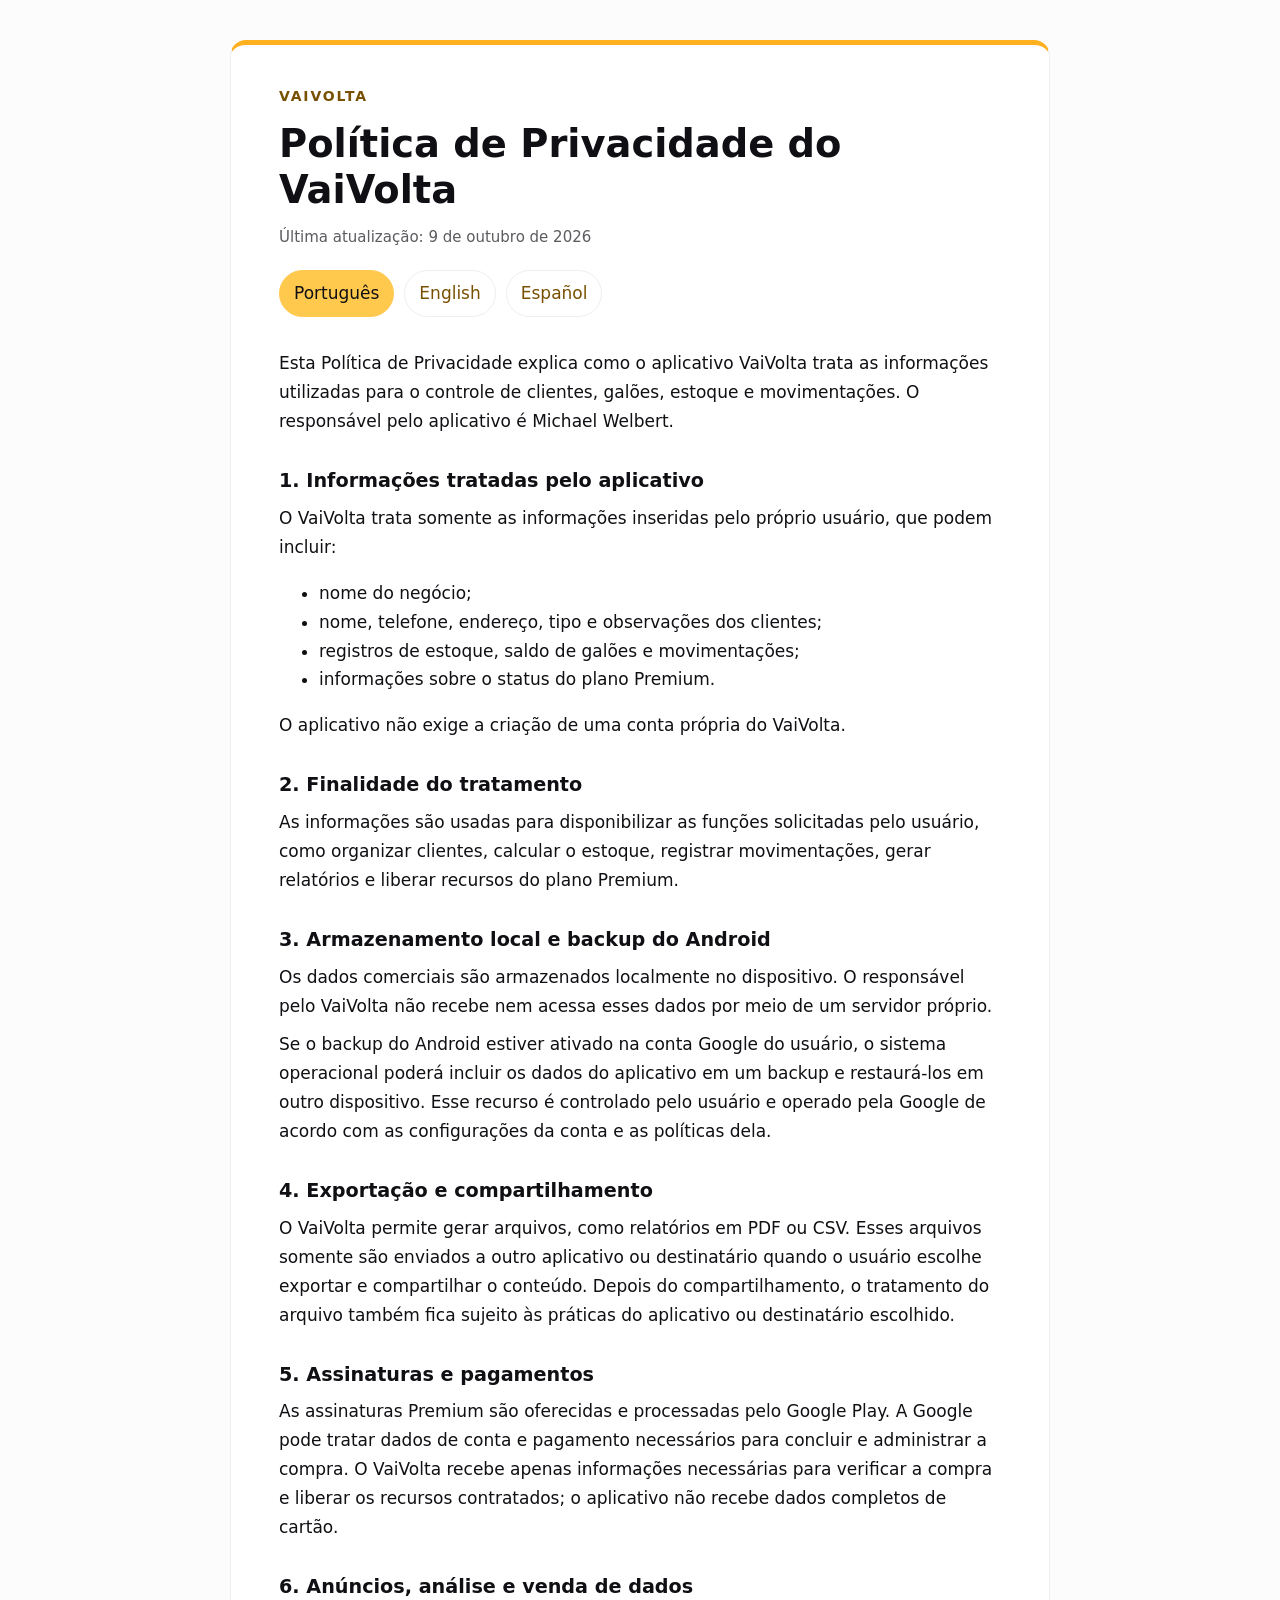
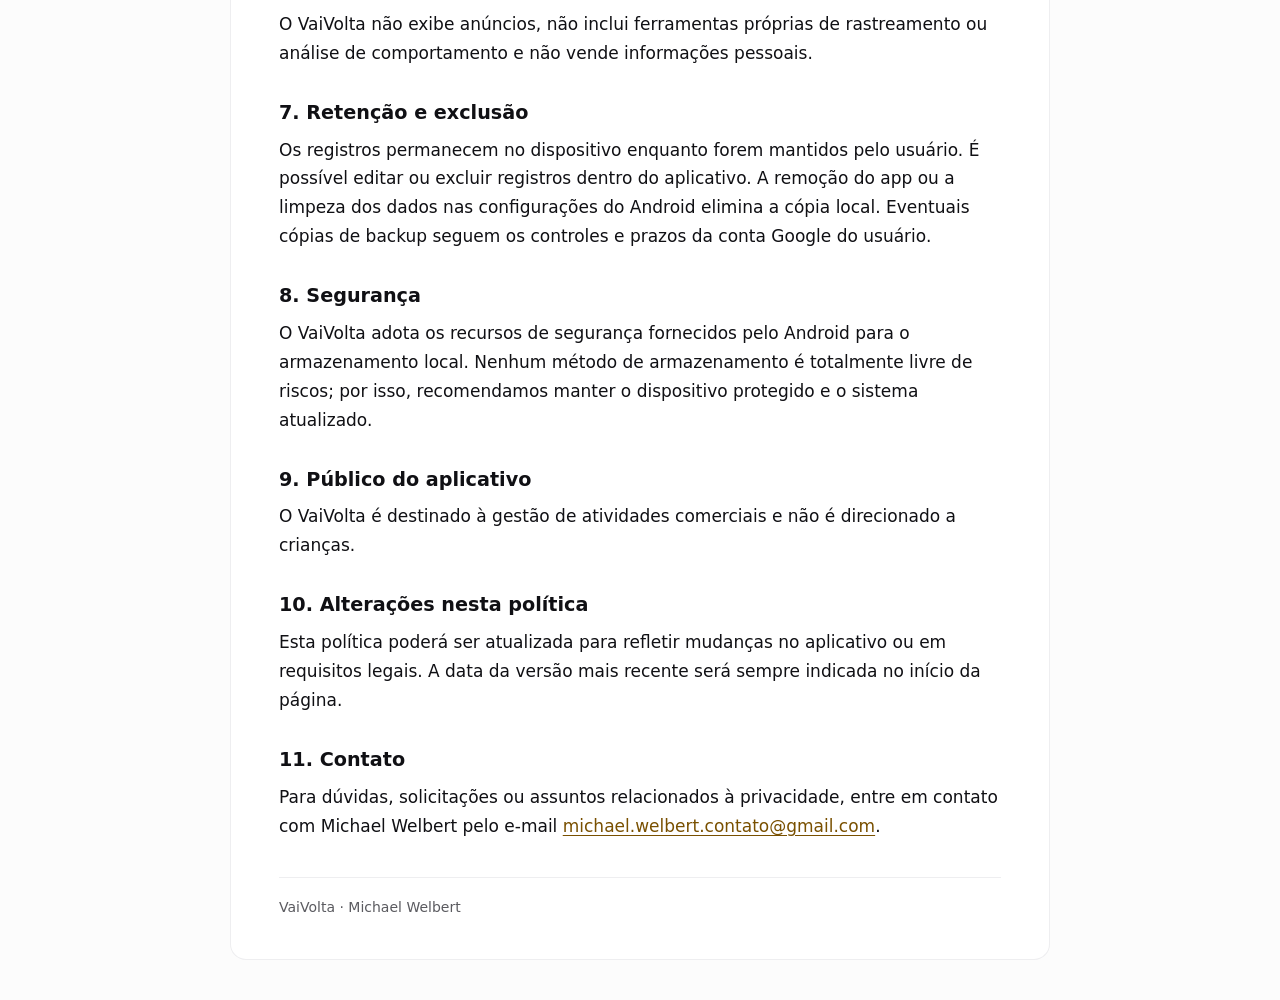
<file: index.html>
<!doctype html>
<html lang="pt-BR"><head><meta charset="utf-8"><meta name="viewport" content="width=device-width, initial-scale=1"><meta name="description" content="Política de Privacidade do VaiVolta"><title>Política de Privacidade do VaiVolta</title><style>
:root{color-scheme:light;--bg:#fcfcfc;--paper:#fff;--ink:#101014;--muted:#5b5b60;--accent:#795000;--primary:#ffc94d;--border:#eeeef0}
*{box-sizing:border-box}body{margin:0;background:var(--bg);color:var(--ink);font:17px/1.7 system-ui,-apple-system,BlinkMacSystemFont,"Segoe UI",sans-serif}
main{max-width:820px;margin:40px auto;padding:40px 48px;background:var(--paper);border:1px solid var(--border);border-radius:16px;border-top:5px solid #ffb01f}
.brand{font-size:14px;letter-spacing:.13em;font-weight:750;color:var(--accent)}nav{display:flex;flex-wrap:wrap;gap:10px;margin:20px 0 32px}nav a{padding:8px 14px;border:1px solid var(--border);border-radius:24px;text-decoration:none}nav a[aria-current=page]{background:var(--primary);color:var(--ink);border-color:var(--primary)}
h1{font-size:clamp(1.7rem,5vw,2.4rem);line-height:1.2;margin:12px 0}h2{font-size:1.2rem;line-height:1.35;margin:32px 0 10px}p{margin:10px 0}.updated{color:var(--muted);font-size:15px}a{color:var(--accent);text-underline-offset:3px;overflow-wrap:anywhere}a:focus-visible{outline:3px solid #f0a000;outline-offset:4px}code{font-size:.9em;overflow-wrap:anywhere}footer{margin-top:36px;border-top:1px solid var(--border);padding-top:18px;color:var(--muted);font-size:14px}
@media(max-width:600px){main{margin:0;padding:28px 22px;border:0;border-radius:0}}@media print{body{background:#fff}main{border:0;margin:0;padding:0;max-width:none}nav{display:none}a{color:inherit}}
</style></head><body><main><header><div class="brand">VAIVOLTA</div><h1>Política de Privacidade do VaiVolta</h1><p class="updated">Última atualização: 9 de outubro de 2026</p><nav aria-label="Idioma da política"><a href="index.html" lang="pt-BR" hreflang="pt-BR" aria-current="page">Português</a><a href="en.html" lang="en" hreflang="en">English</a><a href="es.html" lang="es" hreflang="es">Español</a></nav></header><p>Esta Política de Privacidade explica como o aplicativo VaiVolta trata as
      informações utilizadas para o controle de clientes, galões, estoque e
      movimentações. O responsável pelo aplicativo é Michael Welbert.
    </p><section><h2>1. Informações tratadas pelo aplicativo</h2><p>O VaiVolta trata somente as informações inseridas pelo próprio usuário, que podem incluir:</p>
    <ul>
      <li>nome do negócio;</li>
      <li>nome, telefone, endereço, tipo e observações dos clientes;</li>
      <li>registros de estoque, saldo de galões e movimentações;</li>
      <li>informações sobre o status do plano Premium.</li>
    </ul>
    <p>O aplicativo não exige a criação de uma conta própria do VaiVolta.</p></section>
<section><h2>2. Finalidade do tratamento</h2><p>
      As informações são usadas para disponibilizar as funções solicitadas pelo
      usuário, como organizar clientes, calcular o estoque, registrar movimentações,
      gerar relatórios e liberar recursos do plano Premium.
    </p></section>
<section><h2>3. Armazenamento local e backup do Android</h2><p>
      Os dados comerciais são armazenados localmente no dispositivo. O responsável
      pelo VaiVolta não recebe nem acessa esses dados por meio de um servidor próprio.
    </p>
    <p>
      Se o backup do Android estiver ativado na conta Google do usuário, o sistema
      operacional poderá incluir os dados do aplicativo em um backup e restaurá-los
      em outro dispositivo. Esse recurso é controlado pelo usuário e operado pela
      Google de acordo com as configurações da conta e as políticas dela.
    </p></section>
<section><h2>4. Exportação e compartilhamento</h2><p>
      O VaiVolta permite gerar arquivos, como relatórios em PDF ou CSV. Esses arquivos
      somente são enviados a outro aplicativo ou destinatário quando o usuário escolhe
      exportar e compartilhar o conteúdo. Depois do compartilhamento, o tratamento do
      arquivo também fica sujeito às práticas do aplicativo ou destinatário escolhido.
    </p></section>
<section><h2>5. Assinaturas e pagamentos</h2><p>
      As assinaturas Premium são oferecidas e processadas pelo Google Play. A Google
      pode tratar dados de conta e pagamento necessários para concluir e administrar
      a compra. O VaiVolta recebe apenas informações necessárias para verificar a compra
      e liberar os recursos contratados; o aplicativo não recebe dados completos de cartão.
    </p></section>
<section><h2>6. Anúncios, análise e venda de dados</h2><p>
      O VaiVolta não exibe anúncios, não inclui ferramentas próprias de rastreamento
      ou análise de comportamento e não vende informações pessoais.
    </p></section>
<section><h2>7. Retenção e exclusão</h2><p>
      Os registros permanecem no dispositivo enquanto forem mantidos pelo usuário.
      É possível editar ou excluir registros dentro do aplicativo. A remoção do app
      ou a limpeza dos dados nas configurações do Android elimina a cópia local.
      Eventuais cópias de backup seguem os controles e prazos da conta Google do usuário.
    </p></section>
<section><h2>8. Segurança</h2><p>
      O VaiVolta adota os recursos de segurança fornecidos pelo Android para o
      armazenamento local. Nenhum método de armazenamento é totalmente livre de riscos;
      por isso, recomendamos manter o dispositivo protegido e o sistema atualizado.
    </p></section>
<section><h2>9. Público do aplicativo</h2><p>
      O VaiVolta é destinado à gestão de atividades comerciais e não é direcionado a crianças.
    </p></section>
<section><h2>10. Alterações nesta política</h2><p>
      Esta política poderá ser atualizada para refletir mudanças no aplicativo ou em
      requisitos legais. A data da versão mais recente será sempre indicada no início da página.
    </p></section>
<section><h2>11. Contato</h2><p>
      Para dúvidas, solicitações ou assuntos relacionados à privacidade, entre em contato com
      Michael Welbert pelo e-mail
      <a href="mailto:michael.welbert.contato@gmail.com">michael.welbert.contato@gmail.com</a>.
    </p></section>
<footer>VaiVolta · Michael Welbert</footer></main></body></html>
</file>
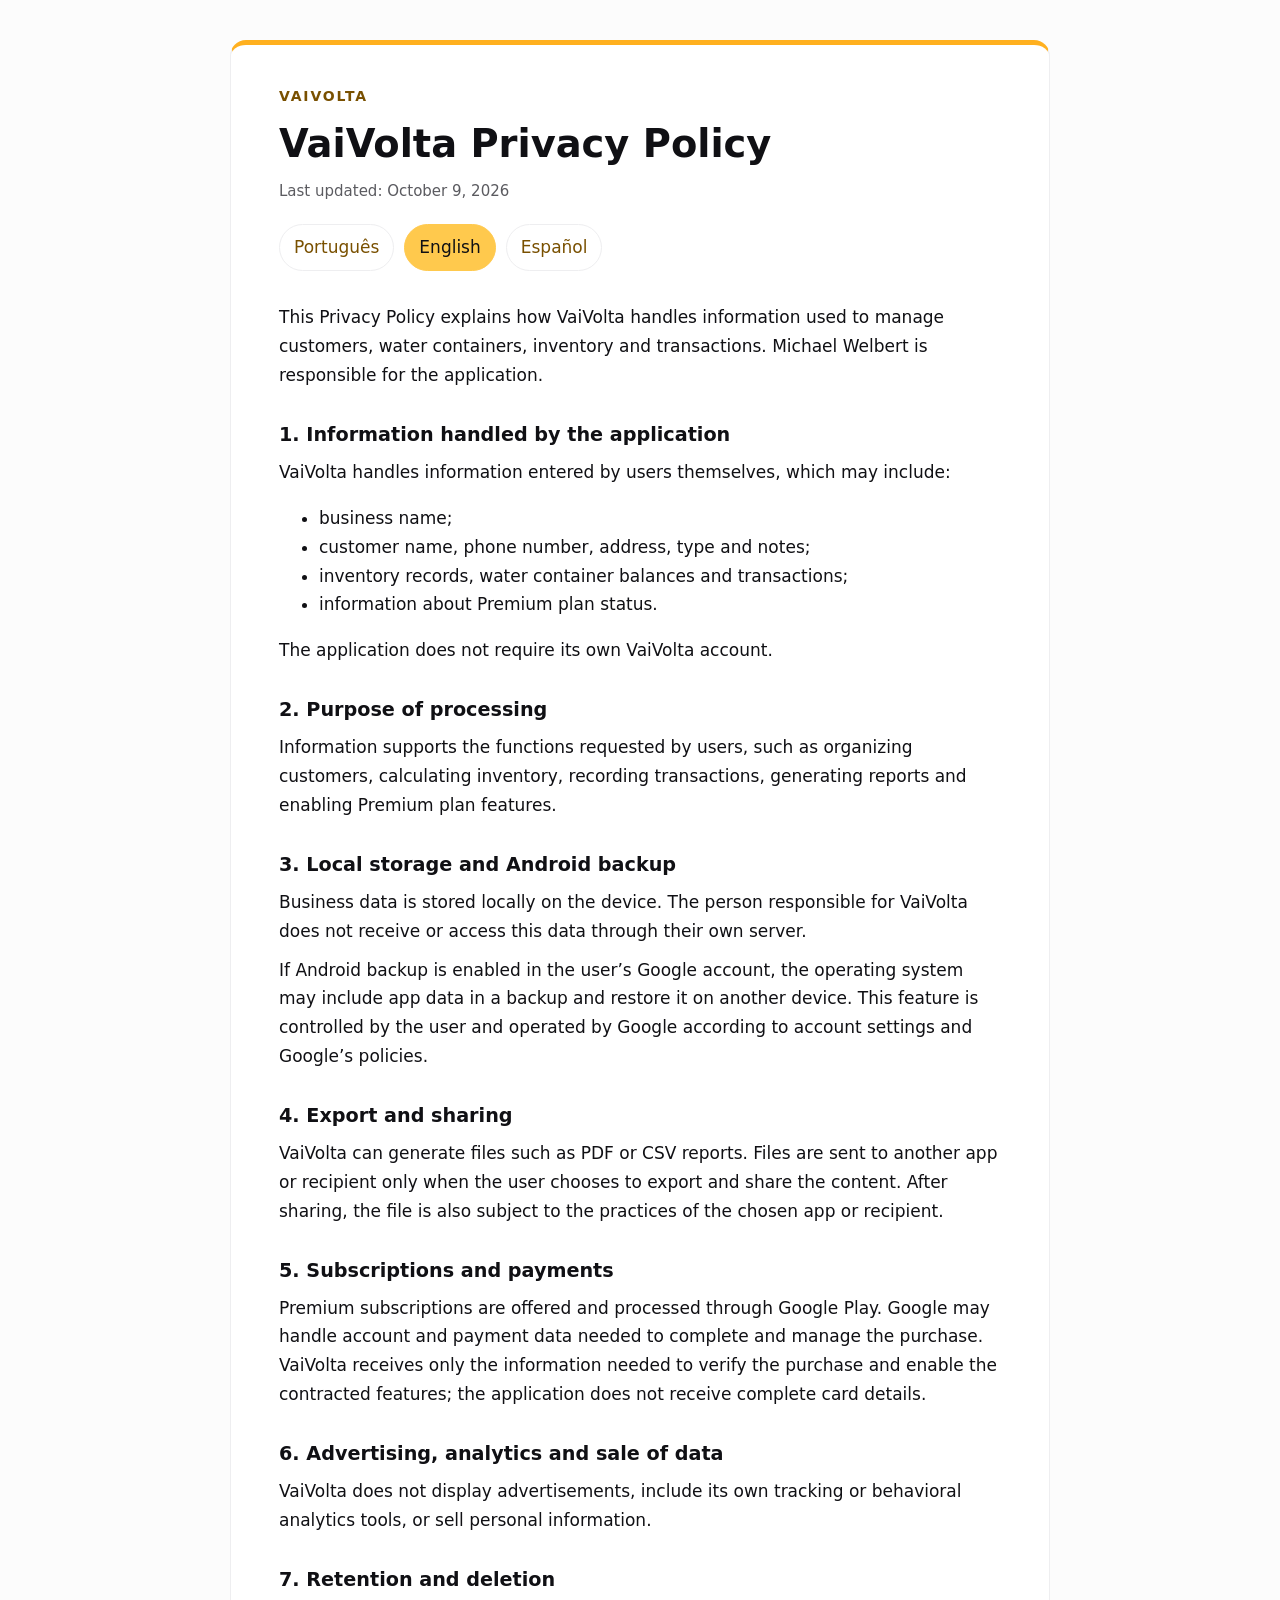
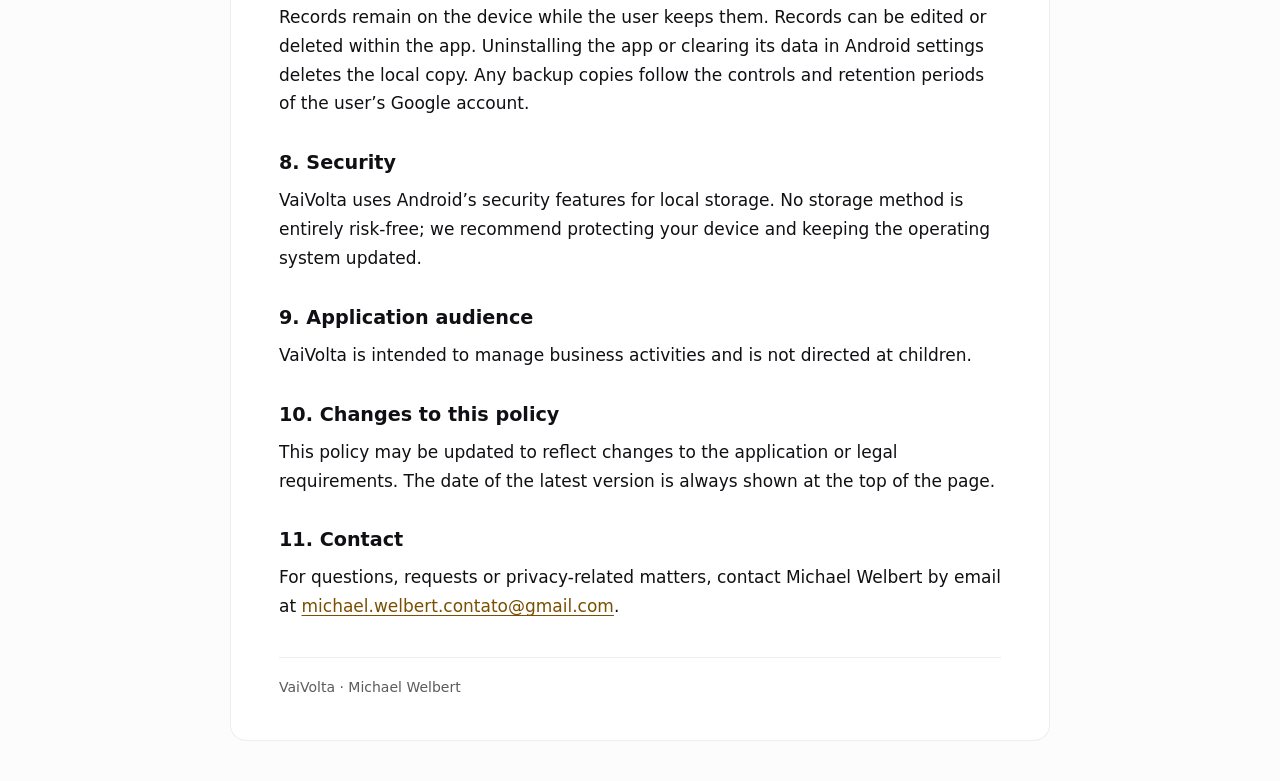
<file: en.html>
<!doctype html>
<html lang="en"><head><meta charset="utf-8"><meta name="viewport" content="width=device-width, initial-scale=1"><meta name="description" content="VaiVolta Privacy Policy"><title>VaiVolta Privacy Policy</title><style>
:root{color-scheme:light;--bg:#fcfcfc;--paper:#fff;--ink:#101014;--muted:#5b5b60;--accent:#795000;--primary:#ffc94d;--border:#eeeef0}
*{box-sizing:border-box}body{margin:0;background:var(--bg);color:var(--ink);font:17px/1.7 system-ui,-apple-system,BlinkMacSystemFont,"Segoe UI",sans-serif}
main{max-width:820px;margin:40px auto;padding:40px 48px;background:var(--paper);border:1px solid var(--border);border-radius:16px;border-top:5px solid #ffb01f}
.brand{font-size:14px;letter-spacing:.13em;font-weight:750;color:var(--accent)}nav{display:flex;flex-wrap:wrap;gap:10px;margin:20px 0 32px}nav a{padding:8px 14px;border:1px solid var(--border);border-radius:24px;text-decoration:none}nav a[aria-current=page]{background:var(--primary);color:var(--ink);border-color:var(--primary)}
h1{font-size:clamp(1.7rem,5vw,2.4rem);line-height:1.2;margin:12px 0}h2{font-size:1.2rem;line-height:1.35;margin:32px 0 10px}p{margin:10px 0}.updated{color:var(--muted);font-size:15px}a{color:var(--accent);text-underline-offset:3px;overflow-wrap:anywhere}a:focus-visible{outline:3px solid #f0a000;outline-offset:4px}code{font-size:.9em;overflow-wrap:anywhere}footer{margin-top:36px;border-top:1px solid var(--border);padding-top:18px;color:var(--muted);font-size:14px}
@media(max-width:600px){main{margin:0;padding:28px 22px;border:0;border-radius:0}}@media print{body{background:#fff}main{border:0;margin:0;padding:0;max-width:none}nav{display:none}a{color:inherit}}
</style></head><body><main><header><div class="brand">VAIVOLTA</div><h1>VaiVolta Privacy Policy</h1><p class="updated">Last updated: October 9, 2026</p><nav aria-label="Policy language"><a href="index.html" lang="pt-BR" hreflang="pt-BR">Português</a><a href="en.html" lang="en" hreflang="en" aria-current="page">English</a><a href="es.html" lang="es" hreflang="es">Español</a></nav></header><p>This Privacy Policy explains how VaiVolta handles information used to manage customers, water containers, inventory and transactions. Michael Welbert is responsible for the application.</p><section><h2>1. Information handled by the application</h2><p>VaiVolta handles information entered by users themselves, which may include:</p><ul><li>business name;</li><li>customer name, phone number, address, type and notes;</li><li>inventory records, water container balances and transactions;</li><li>information about Premium plan status.</li></ul><p>The application does not require its own VaiVolta account.</p></section>
<section><h2>2. Purpose of processing</h2><p>Information supports the functions requested by users, such as organizing customers, calculating inventory, recording transactions, generating reports and enabling Premium plan features.</p></section>
<section><h2>3. Local storage and Android backup</h2><p>Business data is stored locally on the device. The person responsible for VaiVolta does not receive or access this data through their own server.</p><p>If Android backup is enabled in the user’s Google account, the operating system may include app data in a backup and restore it on another device. This feature is controlled by the user and operated by Google according to account settings and Google’s policies.</p></section>
<section><h2>4. Export and sharing</h2><p>VaiVolta can generate files such as PDF or CSV reports. Files are sent to another app or recipient only when the user chooses to export and share the content. After sharing, the file is also subject to the practices of the chosen app or recipient.</p></section>
<section><h2>5. Subscriptions and payments</h2><p>Premium subscriptions are offered and processed through Google Play. Google may handle account and payment data needed to complete and manage the purchase. VaiVolta receives only the information needed to verify the purchase and enable the contracted features; the application does not receive complete card details.</p></section>
<section><h2>6. Advertising, analytics and sale of data</h2><p>VaiVolta does not display advertisements, include its own tracking or behavioral analytics tools, or sell personal information.</p></section>
<section><h2>7. Retention and deletion</h2><p>Records remain on the device while the user keeps them. Records can be edited or deleted within the app. Uninstalling the app or clearing its data in Android settings deletes the local copy. Any backup copies follow the controls and retention periods of the user’s Google account.</p></section>
<section><h2>8. Security</h2><p>VaiVolta uses Android’s security features for local storage. No storage method is entirely risk-free; we recommend protecting your device and keeping the operating system updated.</p></section>
<section><h2>9. Application audience</h2><p>VaiVolta is intended to manage business activities and is not directed at children.</p></section>
<section><h2>10. Changes to this policy</h2><p>This policy may be updated to reflect changes to the application or legal requirements. The date of the latest version is always shown at the top of the page.</p></section>
<section><h2>11. Contact</h2><p>For questions, requests or privacy-related matters, contact Michael Welbert by email at <a href="mailto:michael.welbert.contato@gmail.com">michael.welbert.contato@gmail.com</a>.</p></section>
<footer>VaiVolta · Michael Welbert</footer></main></body></html>
</file>
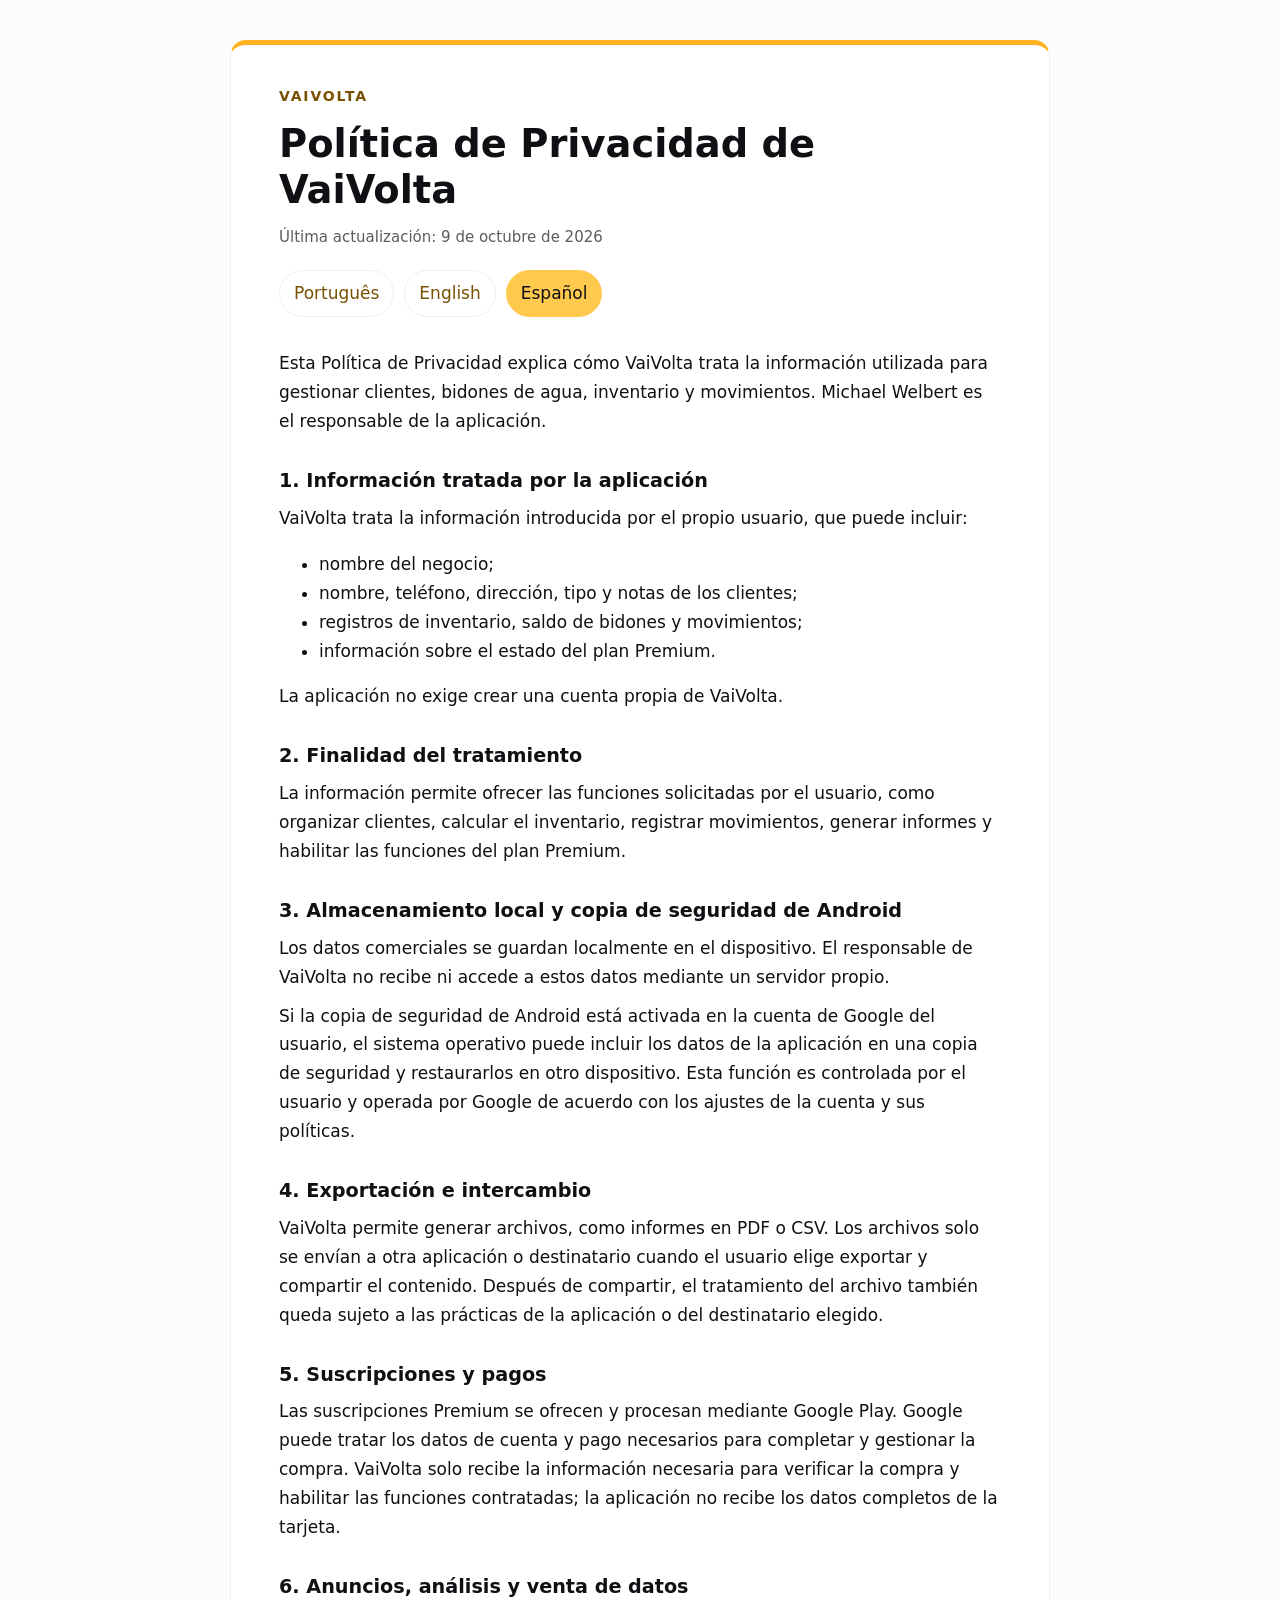
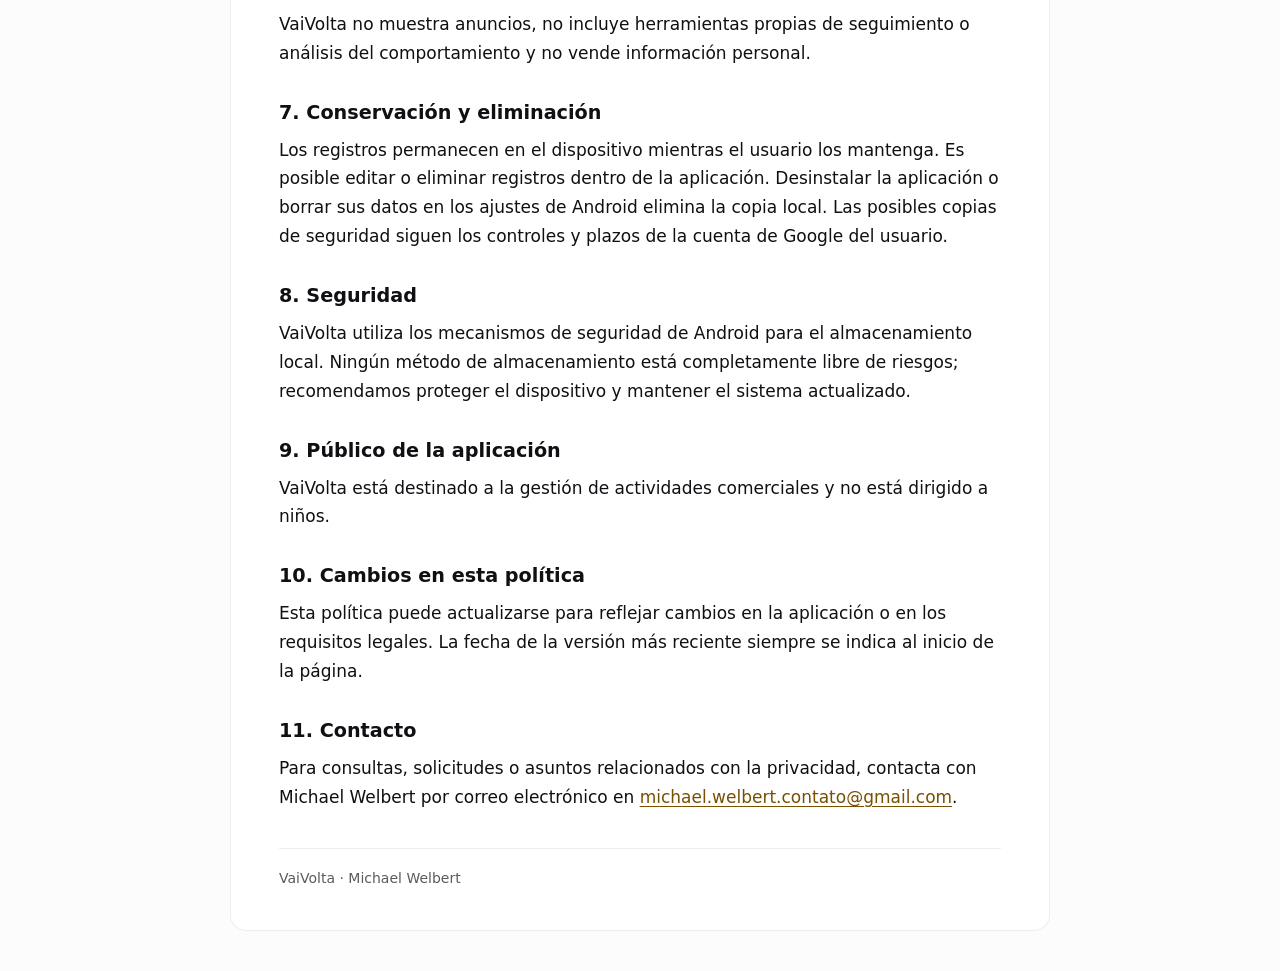
<file: es.html>
<!doctype html>
<html lang="es"><head><meta charset="utf-8"><meta name="viewport" content="width=device-width, initial-scale=1"><meta name="description" content="Política de Privacidad de VaiVolta"><title>Política de Privacidad de VaiVolta</title><style>
:root{color-scheme:light;--bg:#fcfcfc;--paper:#fff;--ink:#101014;--muted:#5b5b60;--accent:#795000;--primary:#ffc94d;--border:#eeeef0}
*{box-sizing:border-box}body{margin:0;background:var(--bg);color:var(--ink);font:17px/1.7 system-ui,-apple-system,BlinkMacSystemFont,"Segoe UI",sans-serif}
main{max-width:820px;margin:40px auto;padding:40px 48px;background:var(--paper);border:1px solid var(--border);border-radius:16px;border-top:5px solid #ffb01f}
.brand{font-size:14px;letter-spacing:.13em;font-weight:750;color:var(--accent)}nav{display:flex;flex-wrap:wrap;gap:10px;margin:20px 0 32px}nav a{padding:8px 14px;border:1px solid var(--border);border-radius:24px;text-decoration:none}nav a[aria-current=page]{background:var(--primary);color:var(--ink);border-color:var(--primary)}
h1{font-size:clamp(1.7rem,5vw,2.4rem);line-height:1.2;margin:12px 0}h2{font-size:1.2rem;line-height:1.35;margin:32px 0 10px}p{margin:10px 0}.updated{color:var(--muted);font-size:15px}a{color:var(--accent);text-underline-offset:3px;overflow-wrap:anywhere}a:focus-visible{outline:3px solid #f0a000;outline-offset:4px}code{font-size:.9em;overflow-wrap:anywhere}footer{margin-top:36px;border-top:1px solid var(--border);padding-top:18px;color:var(--muted);font-size:14px}
@media(max-width:600px){main{margin:0;padding:28px 22px;border:0;border-radius:0}}@media print{body{background:#fff}main{border:0;margin:0;padding:0;max-width:none}nav{display:none}a{color:inherit}}
</style></head><body><main><header><div class="brand">VAIVOLTA</div><h1>Política de Privacidad de VaiVolta</h1><p class="updated">Última actualización: 9 de octubre de 2026</p><nav aria-label="Idioma de la política"><a href="index.html" lang="pt-BR" hreflang="pt-BR">Português</a><a href="en.html" lang="en" hreflang="en">English</a><a href="es.html" lang="es" hreflang="es" aria-current="page">Español</a></nav></header><p>Esta Política de Privacidad explica cómo VaiVolta trata la información utilizada para gestionar clientes, bidones de agua, inventario y movimientos. Michael Welbert es el responsable de la aplicación.</p><section><h2>1. Información tratada por la aplicación</h2><p>VaiVolta trata la información introducida por el propio usuario, que puede incluir:</p><ul><li>nombre del negocio;</li><li>nombre, teléfono, dirección, tipo y notas de los clientes;</li><li>registros de inventario, saldo de bidones y movimientos;</li><li>información sobre el estado del plan Premium.</li></ul><p>La aplicación no exige crear una cuenta propia de VaiVolta.</p></section>
<section><h2>2. Finalidad del tratamiento</h2><p>La información permite ofrecer las funciones solicitadas por el usuario, como organizar clientes, calcular el inventario, registrar movimientos, generar informes y habilitar las funciones del plan Premium.</p></section>
<section><h2>3. Almacenamiento local y copia de seguridad de Android</h2><p>Los datos comerciales se guardan localmente en el dispositivo. El responsable de VaiVolta no recibe ni accede a estos datos mediante un servidor propio.</p><p>Si la copia de seguridad de Android está activada en la cuenta de Google del usuario, el sistema operativo puede incluir los datos de la aplicación en una copia de seguridad y restaurarlos en otro dispositivo. Esta función es controlada por el usuario y operada por Google de acuerdo con los ajustes de la cuenta y sus políticas.</p></section>
<section><h2>4. Exportación e intercambio</h2><p>VaiVolta permite generar archivos, como informes en PDF o CSV. Los archivos solo se envían a otra aplicación o destinatario cuando el usuario elige exportar y compartir el contenido. Después de compartir, el tratamiento del archivo también queda sujeto a las prácticas de la aplicación o del destinatario elegido.</p></section>
<section><h2>5. Suscripciones y pagos</h2><p>Las suscripciones Premium se ofrecen y procesan mediante Google Play. Google puede tratar los datos de cuenta y pago necesarios para completar y gestionar la compra. VaiVolta solo recibe la información necesaria para verificar la compra y habilitar las funciones contratadas; la aplicación no recibe los datos completos de la tarjeta.</p></section>
<section><h2>6. Anuncios, análisis y venta de datos</h2><p>VaiVolta no muestra anuncios, no incluye herramientas propias de seguimiento o análisis del comportamiento y no vende información personal.</p></section>
<section><h2>7. Conservación y eliminación</h2><p>Los registros permanecen en el dispositivo mientras el usuario los mantenga. Es posible editar o eliminar registros dentro de la aplicación. Desinstalar la aplicación o borrar sus datos en los ajustes de Android elimina la copia local. Las posibles copias de seguridad siguen los controles y plazos de la cuenta de Google del usuario.</p></section>
<section><h2>8. Seguridad</h2><p>VaiVolta utiliza los mecanismos de seguridad de Android para el almacenamiento local. Ningún método de almacenamiento está completamente libre de riesgos; recomendamos proteger el dispositivo y mantener el sistema actualizado.</p></section>
<section><h2>9. Público de la aplicación</h2><p>VaiVolta está destinado a la gestión de actividades comerciales y no está dirigido a niños.</p></section>
<section><h2>10. Cambios en esta política</h2><p>Esta política puede actualizarse para reflejar cambios en la aplicación o en los requisitos legales. La fecha de la versión más reciente siempre se indica al inicio de la página.</p></section>
<section><h2>11. Contacto</h2><p>Para consultas, solicitudes o asuntos relacionados con la privacidad, contacta con Michael Welbert por correo electrónico en <a href="mailto:michael.welbert.contato@gmail.com">michael.welbert.contato@gmail.com</a>.</p></section>
<footer>VaiVolta · Michael Welbert</footer></main></body></html>
</file>
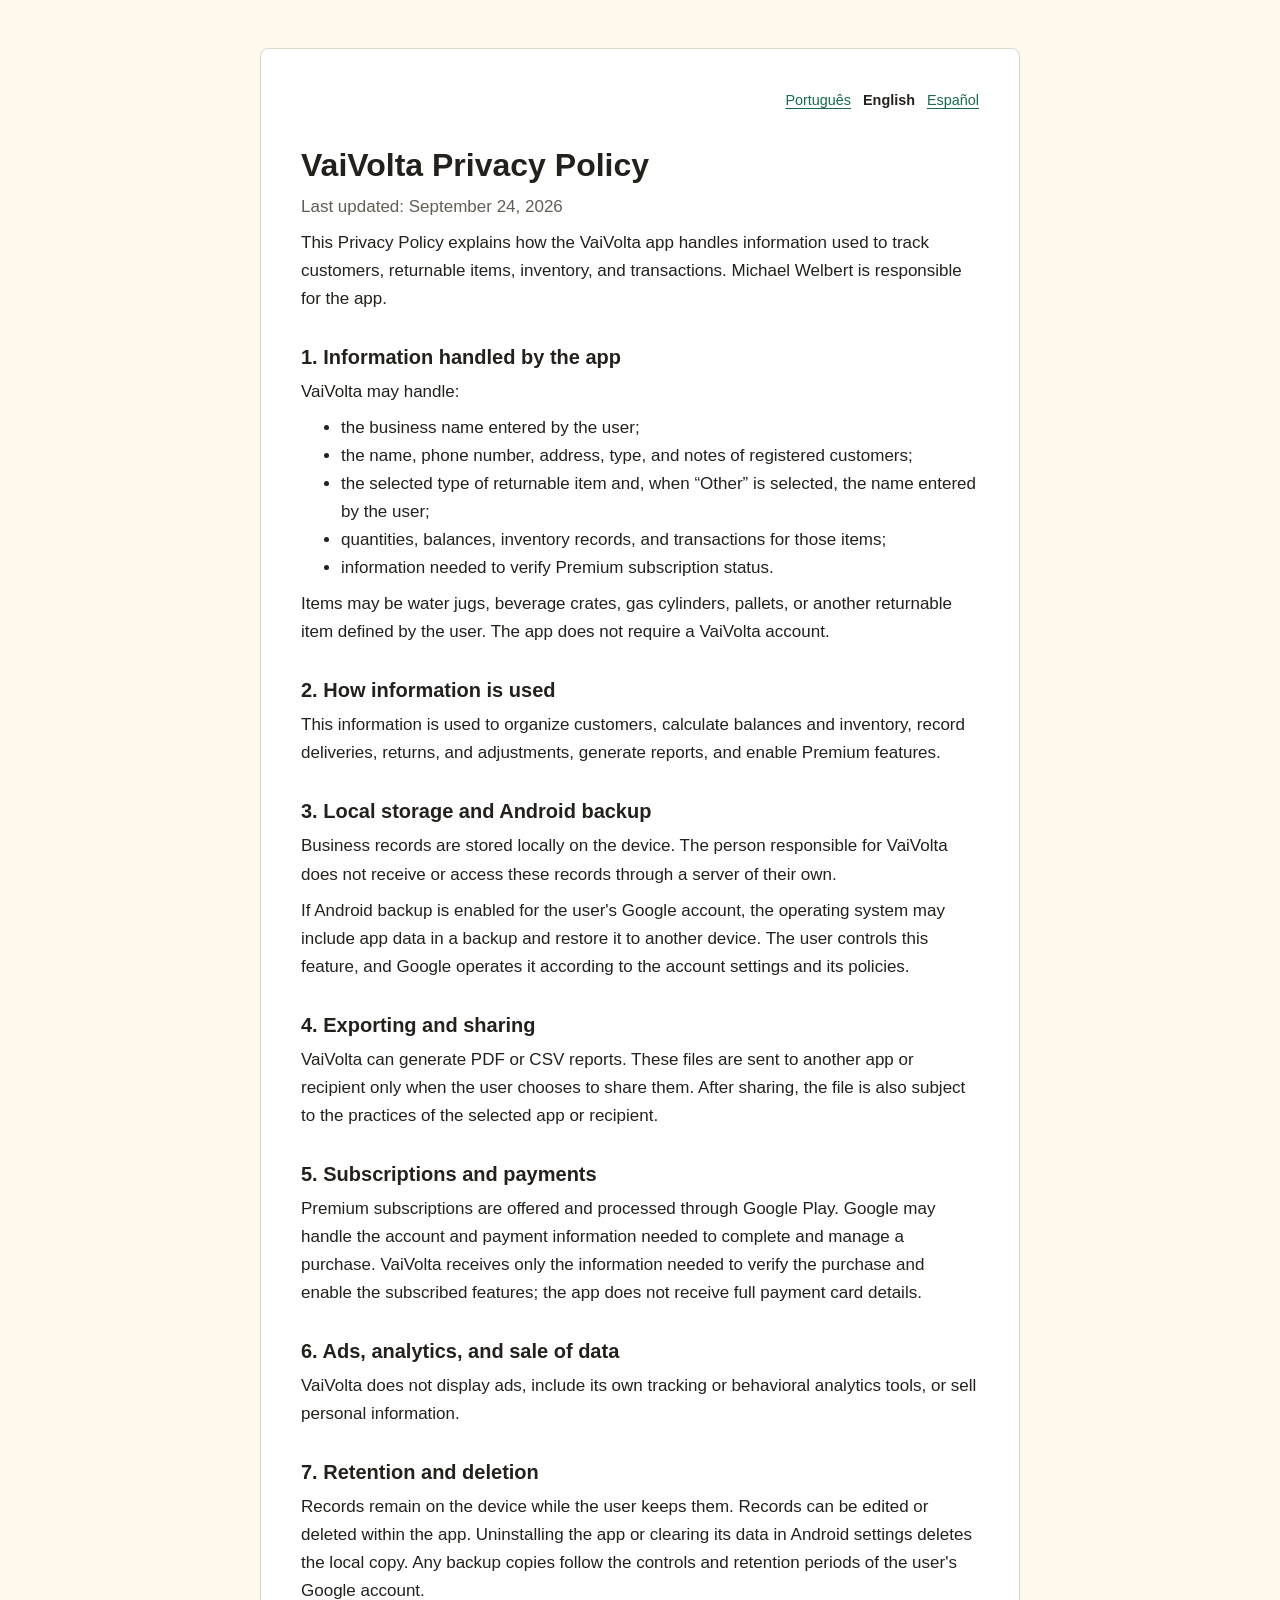
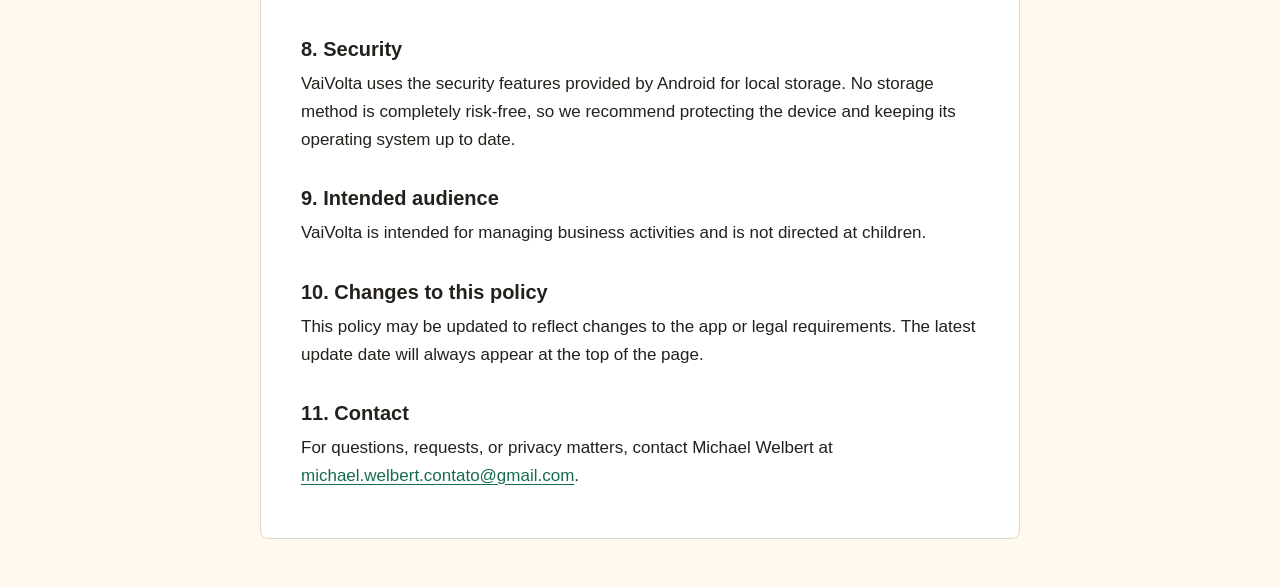
<file: privacy-policy-en.html>
<!doctype html>
<html lang="en">
<head>
  <meta charset="utf-8">
  <meta name="viewport" content="width=device-width, initial-scale=1">
  <meta name="description" content="Privacy Policy for the VaiVolta app.">
  <title>Privacy Policy - VaiVolta</title>
  <link rel="stylesheet" href="privacy-policy.css">
  <link rel="alternate" hreflang="pt-BR" href="privacy-policy.html">
  <link rel="alternate" hreflang="en" href="privacy-policy-en.html">
  <link rel="alternate" hreflang="es" href="privacy-policy-es.html">
</head>
<body>
  <main>
    <nav class="languages" aria-label="Privacy policy language">
      <a href="privacy-policy.html" lang="pt-BR">Português</a>
      <a href="privacy-policy-en.html" lang="en" aria-current="page">English</a>
      <a href="privacy-policy-es.html" lang="es">Español</a>
    </nav>

    <h1>VaiVolta Privacy Policy</h1>
    <p class="updated">Last updated: September 24, 2026</p>

    <p>
      This Privacy Policy explains how the VaiVolta app handles information used
      to track customers, returnable items, inventory, and transactions. Michael
      Welbert is responsible for the app.
    </p>

    <h2>1. Information handled by the app</h2>
    <p>VaiVolta may handle:</p>
    <ul>
      <li>the business name entered by the user;</li>
      <li>the name, phone number, address, type, and notes of registered customers;</li>
      <li>the selected type of returnable item and, when “Other” is selected, the name entered by the user;</li>
      <li>quantities, balances, inventory records, and transactions for those items;</li>
      <li>information needed to verify Premium subscription status.</li>
    </ul>
    <p>
      Items may be water jugs, beverage crates, gas cylinders, pallets, or another
      returnable item defined by the user. The app does not require a VaiVolta account.
    </p>

    <h2>2. How information is used</h2>
    <p>
      This information is used to organize customers, calculate balances and inventory,
      record deliveries, returns, and adjustments, generate reports, and enable Premium features.
    </p>

    <h2>3. Local storage and Android backup</h2>
    <p>
      Business records are stored locally on the device. The person responsible for
      VaiVolta does not receive or access these records through a server of their own.
    </p>
    <p>
      If Android backup is enabled for the user's Google account, the operating system
      may include app data in a backup and restore it to another device. The user controls
      this feature, and Google operates it according to the account settings and its policies.
    </p>

    <h2>4. Exporting and sharing</h2>
    <p>
      VaiVolta can generate PDF or CSV reports. These files are sent to another app or
      recipient only when the user chooses to share them. After sharing, the file is also
      subject to the practices of the selected app or recipient.
    </p>

    <h2>5. Subscriptions and payments</h2>
    <p>
      Premium subscriptions are offered and processed through Google Play. Google may
      handle the account and payment information needed to complete and manage a purchase.
      VaiVolta receives only the information needed to verify the purchase and enable
      the subscribed features; the app does not receive full payment card details.
    </p>

    <h2>6. Ads, analytics, and sale of data</h2>
    <p>
      VaiVolta does not display ads, include its own tracking or behavioral analytics
      tools, or sell personal information.
    </p>

    <h2>7. Retention and deletion</h2>
    <p>
      Records remain on the device while the user keeps them. Records can be edited or
      deleted within the app. Uninstalling the app or clearing its data in Android settings
      deletes the local copy. Any backup copies follow the controls and retention periods
      of the user's Google account.
    </p>

    <h2>8. Security</h2>
    <p>
      VaiVolta uses the security features provided by Android for local storage. No
      storage method is completely risk-free, so we recommend protecting the device
      and keeping its operating system up to date.
    </p>

    <h2>9. Intended audience</h2>
    <p>
      VaiVolta is intended for managing business activities and is not directed at children.
    </p>

    <h2>10. Changes to this policy</h2>
    <p>
      This policy may be updated to reflect changes to the app or legal requirements.
      The latest update date will always appear at the top of the page.
    </p>

    <h2>11. Contact</h2>
    <p>
      For questions, requests, or privacy matters, contact Michael Welbert at
      <a href="mailto:michael.welbert.contato@gmail.com">michael.welbert.contato@gmail.com</a>.
    </p>
  </main>
</body>
</html>
</file>
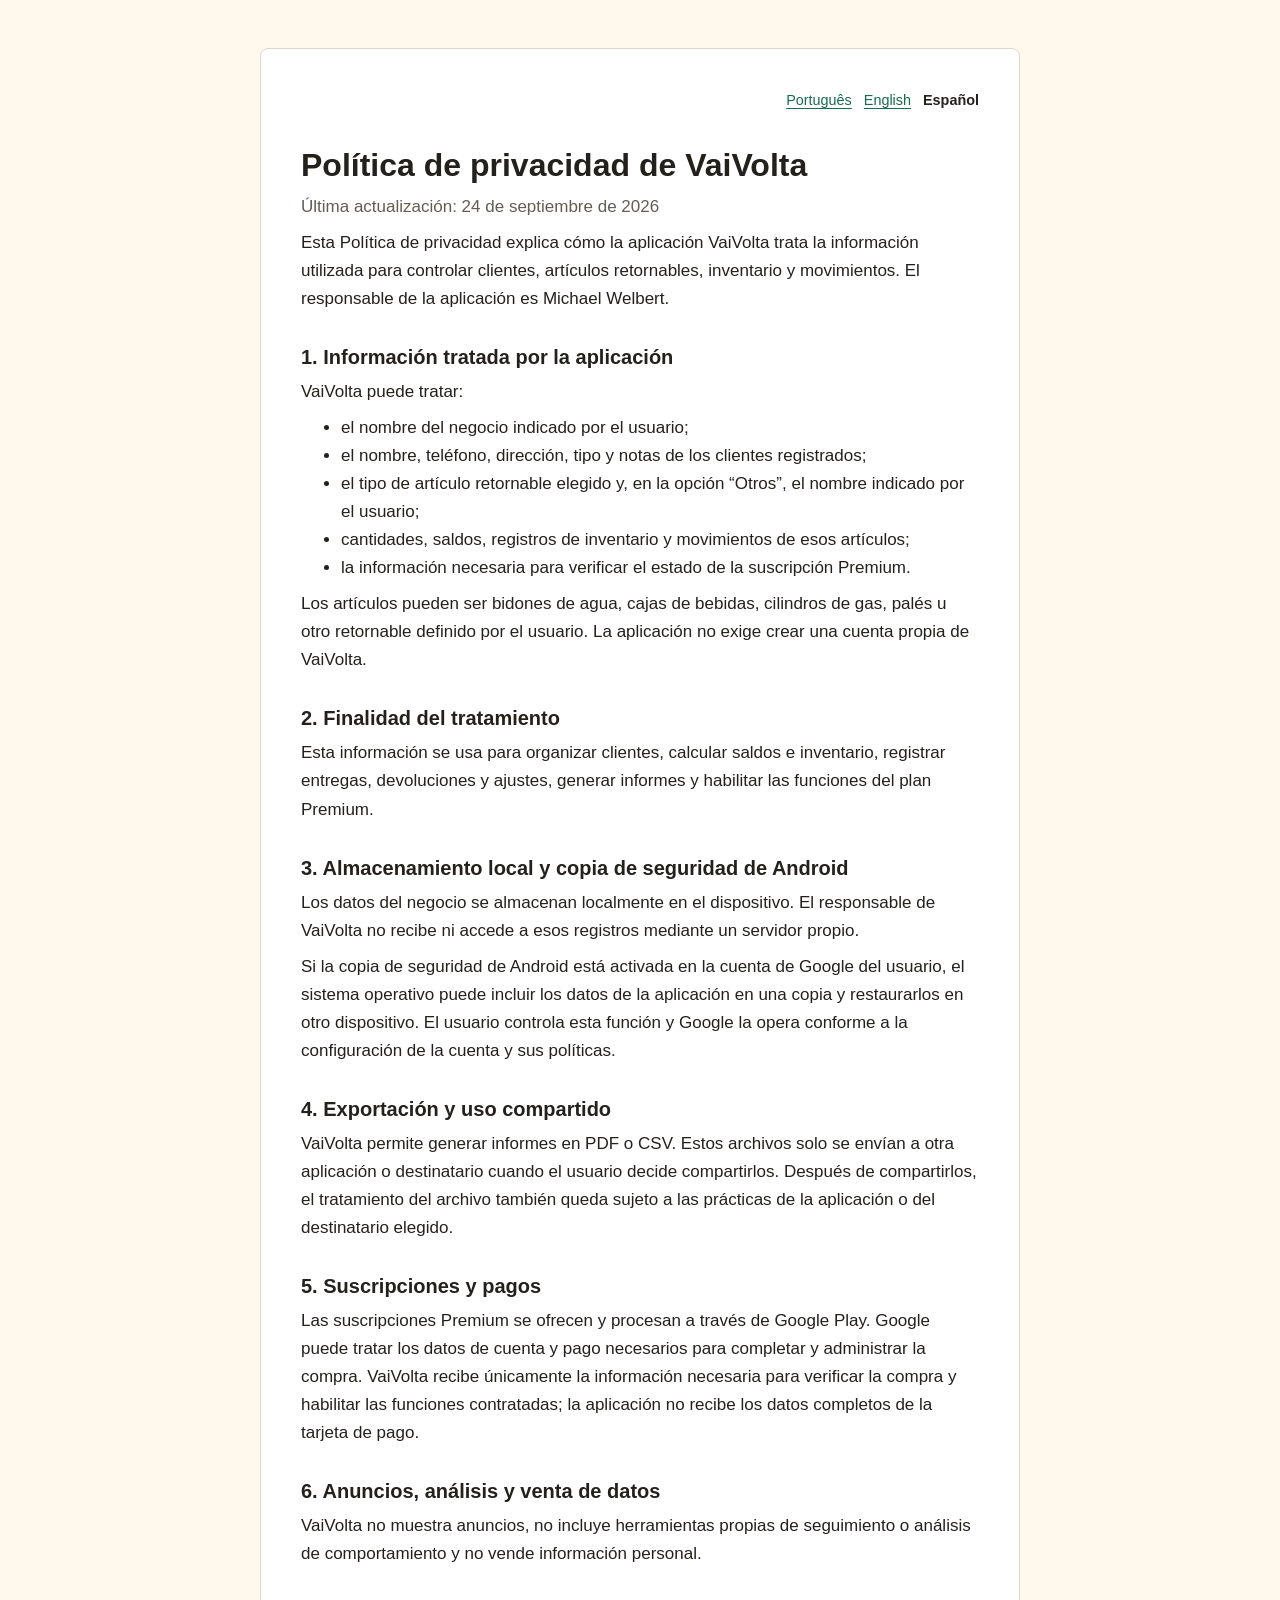
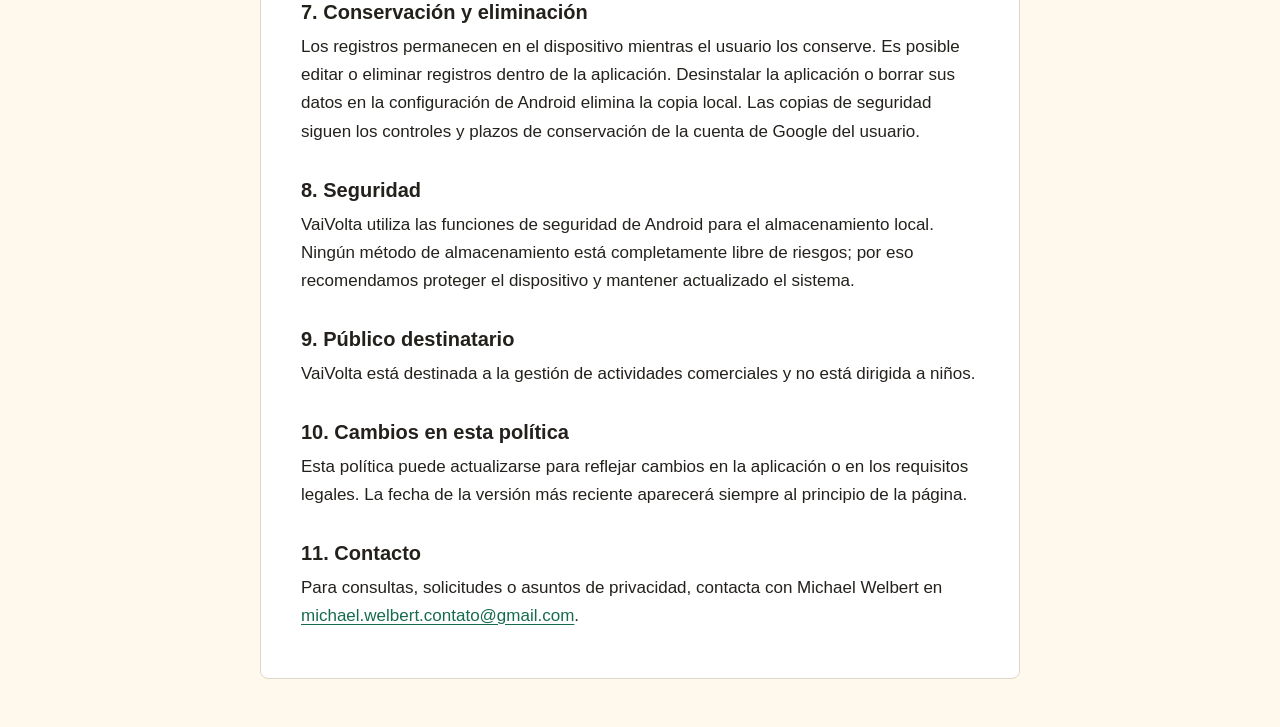
<file: privacy-policy-es.html>
<!doctype html>
<html lang="es">
<head>
  <meta charset="utf-8">
  <meta name="viewport" content="width=device-width, initial-scale=1">
  <meta name="description" content="Política de privacidad de la aplicación VaiVolta.">
  <title>Política de privacidad - VaiVolta</title>
  <link rel="stylesheet" href="privacy-policy.css">
  <link rel="alternate" hreflang="pt-BR" href="privacy-policy.html">
  <link rel="alternate" hreflang="en" href="privacy-policy-en.html">
  <link rel="alternate" hreflang="es" href="privacy-policy-es.html">
</head>
<body>
  <main>
    <nav class="languages" aria-label="Idioma de la política de privacidad">
      <a href="privacy-policy.html" lang="pt-BR">Português</a>
      <a href="privacy-policy-en.html" lang="en">English</a>
      <a href="privacy-policy-es.html" lang="es" aria-current="page">Español</a>
    </nav>

    <h1>Política de privacidad de VaiVolta</h1>
    <p class="updated">Última actualización: 24 de septiembre de 2026</p>

    <p>
      Esta Política de privacidad explica cómo la aplicación VaiVolta trata la
      información utilizada para controlar clientes, artículos retornables, inventario
      y movimientos. El responsable de la aplicación es Michael Welbert.
    </p>

    <h2>1. Información tratada por la aplicación</h2>
    <p>VaiVolta puede tratar:</p>
    <ul>
      <li>el nombre del negocio indicado por el usuario;</li>
      <li>el nombre, teléfono, dirección, tipo y notas de los clientes registrados;</li>
      <li>el tipo de artículo retornable elegido y, en la opción “Otros”, el nombre indicado por el usuario;</li>
      <li>cantidades, saldos, registros de inventario y movimientos de esos artículos;</li>
      <li>la información necesaria para verificar el estado de la suscripción Premium.</li>
    </ul>
    <p>
      Los artículos pueden ser bidones de agua, cajas de bebidas, cilindros de gas,
      palés u otro retornable definido por el usuario. La aplicación no exige crear
      una cuenta propia de VaiVolta.
    </p>

    <h2>2. Finalidad del tratamiento</h2>
    <p>
      Esta información se usa para organizar clientes, calcular saldos e inventario,
      registrar entregas, devoluciones y ajustes, generar informes y habilitar las
      funciones del plan Premium.
    </p>

    <h2>3. Almacenamiento local y copia de seguridad de Android</h2>
    <p>
      Los datos del negocio se almacenan localmente en el dispositivo. El responsable
      de VaiVolta no recibe ni accede a esos registros mediante un servidor propio.
    </p>
    <p>
      Si la copia de seguridad de Android está activada en la cuenta de Google del
      usuario, el sistema operativo puede incluir los datos de la aplicación en una
      copia y restaurarlos en otro dispositivo. El usuario controla esta función y
      Google la opera conforme a la configuración de la cuenta y sus políticas.
    </p>

    <h2>4. Exportación y uso compartido</h2>
    <p>
      VaiVolta permite generar informes en PDF o CSV. Estos archivos solo se envían
      a otra aplicación o destinatario cuando el usuario decide compartirlos.
      Después de compartirlos, el tratamiento del archivo también queda sujeto a
      las prácticas de la aplicación o del destinatario elegido.
    </p>

    <h2>5. Suscripciones y pagos</h2>
    <p>
      Las suscripciones Premium se ofrecen y procesan a través de Google Play.
      Google puede tratar los datos de cuenta y pago necesarios para completar y
      administrar la compra. VaiVolta recibe únicamente la información necesaria
      para verificar la compra y habilitar las funciones contratadas; la aplicación
      no recibe los datos completos de la tarjeta de pago.
    </p>

    <h2>6. Anuncios, análisis y venta de datos</h2>
    <p>
      VaiVolta no muestra anuncios, no incluye herramientas propias de seguimiento
      o análisis de comportamiento y no vende información personal.
    </p>

    <h2>7. Conservación y eliminación</h2>
    <p>
      Los registros permanecen en el dispositivo mientras el usuario los conserve.
      Es posible editar o eliminar registros dentro de la aplicación. Desinstalar la
      aplicación o borrar sus datos en la configuración de Android elimina la copia
      local. Las copias de seguridad siguen los controles y plazos de conservación
      de la cuenta de Google del usuario.
    </p>

    <h2>8. Seguridad</h2>
    <p>
      VaiVolta utiliza las funciones de seguridad de Android para el almacenamiento
      local. Ningún método de almacenamiento está completamente libre de riesgos;
      por eso recomendamos proteger el dispositivo y mantener actualizado el sistema.
    </p>

    <h2>9. Público destinatario</h2>
    <p>
      VaiVolta está destinada a la gestión de actividades comerciales y no está dirigida a niños.
    </p>

    <h2>10. Cambios en esta política</h2>
    <p>
      Esta política puede actualizarse para reflejar cambios en la aplicación o en
      los requisitos legales. La fecha de la versión más reciente aparecerá siempre
      al principio de la página.
    </p>

    <h2>11. Contacto</h2>
    <p>
      Para consultas, solicitudes o asuntos de privacidad, contacta con Michael Welbert en
      <a href="mailto:michael.welbert.contato@gmail.com">michael.welbert.contato@gmail.com</a>.
    </p>
  </main>
</body>
</html>
</file>
<file: privacy-policy.css>
:root {
  color-scheme: light;
  --background: #fff8ed;
  --surface: #ffffff;
  --text: #24211d;
  --muted: #625d55;
  --accent: #176b4d;
  --border: #ddd6ca;
}

* { box-sizing: border-box; }

body {
  margin: 0;
  background: var(--background);
  color: var(--text);
  font-family: -apple-system, BlinkMacSystemFont, "Segoe UI", sans-serif;
  font-size: 17px;
  line-height: 1.65;
}

main {
  width: min(760px, calc(100% - 32px));
  margin: 48px auto;
  padding: 40px;
  background: var(--surface);
  border: 1px solid var(--border);
  border-radius: 8px;
}

.languages {
  display: flex;
  flex-wrap: wrap;
  justify-content: flex-end;
  gap: 12px;
  margin-bottom: 32px;
  font-size: 0.9rem;
}

.languages a[aria-current="page"] {
  color: var(--text);
  font-weight: 700;
  text-decoration: none;
}

h1, h2 { line-height: 1.25; }
h1 { margin: 0 0 8px; font-size: 2rem; }
h2 { margin: 32px 0 8px; font-size: 1.25rem; }
p, ul { margin: 8px 0; }
.updated { color: var(--muted); }
a { color: var(--accent); text-underline-offset: 3px; }

@media (max-width: 600px) {
  main {
    margin: 0 auto;
    padding: 28px 20px 40px;
    border: 0;
    border-radius: 0;
  }

  h1 { font-size: 1.7rem; }
}
</file>
